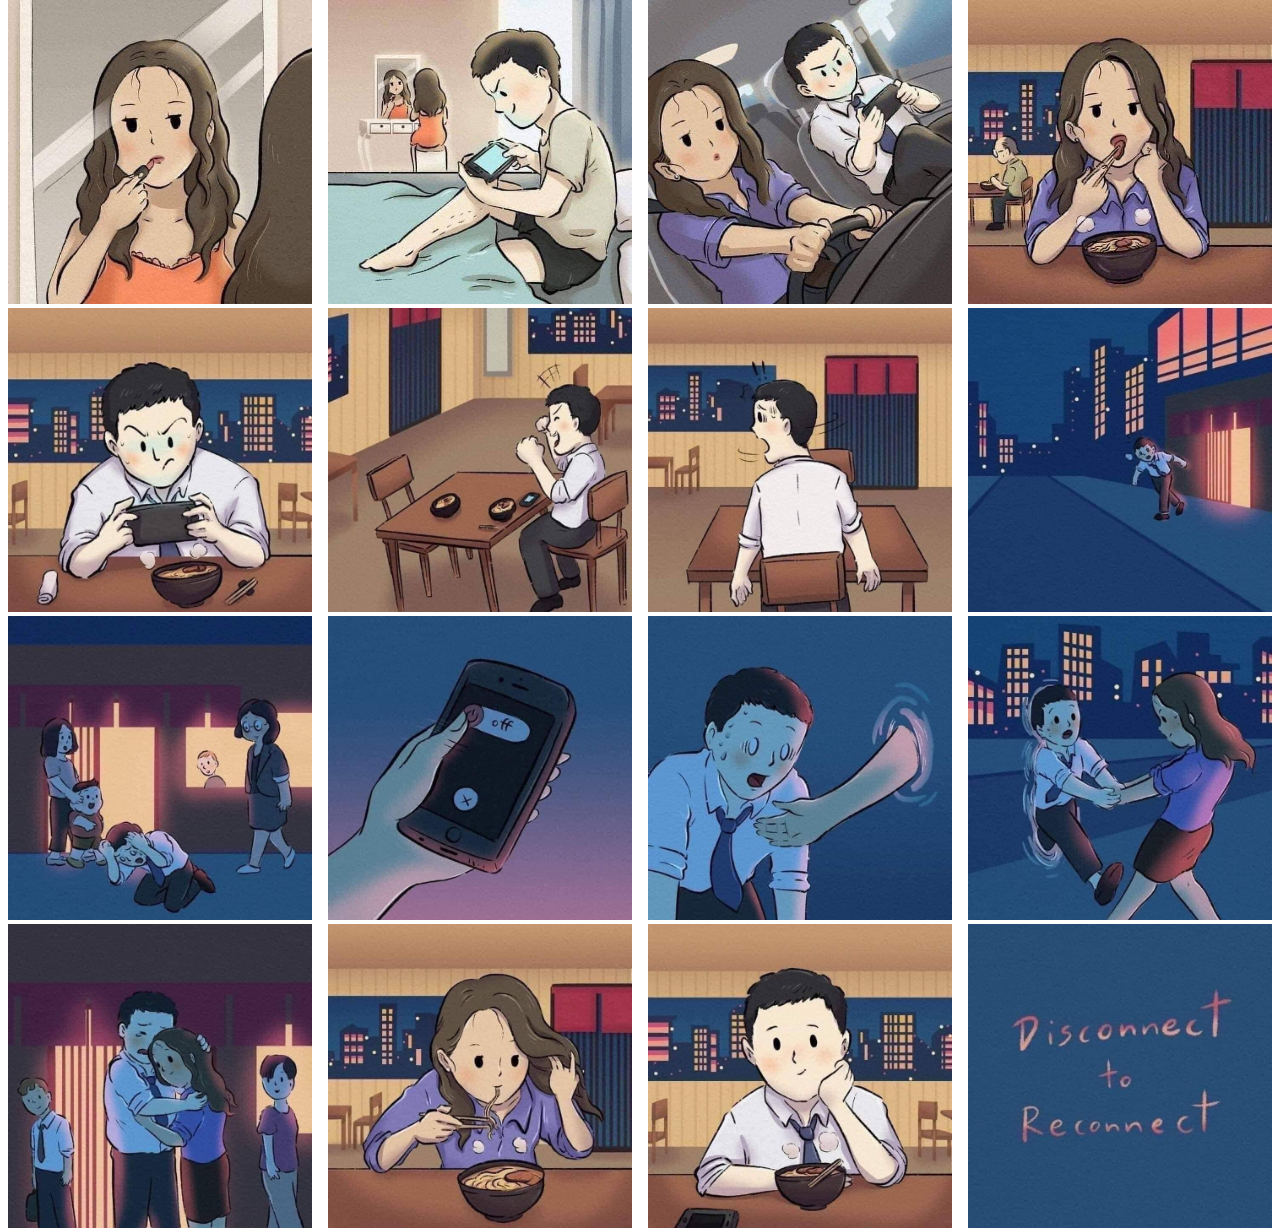
<file: New folder/index1.html>
<!DOCTYPE html>
<html>
<meta name="viewport" content="width=device-width, initial-scale=1">
<link rel="stylesheet" href="./css/style2.css">
<body>

<div class="row">
  <div class="column">
    <img src="./img/1.jpg" style="width:100%" onclick="openModal();currentSlide(1)" class="hover-shadow cursor">
  </div>
  <div class="column">
    <img src="./img/2.jpg" style="width:100%" onclick="openModal();currentSlide(2)" class="hover-shadow cursor">
  </div>
  <div class="column">
    <img src="./img/3.jpg" style="width:100%" onclick="openModal();currentSlide(3)" class="hover-shadow cursor">
  </div>
  <div class="column">
    <img src="./img/4.jpg" style="width:100%" onclick="openModal();currentSlide(4)" class="hover-shadow cursor">
  </div>
  <div class="column">
    <img src="./img/5.jpg" style="width:100%" onclick="openModal();currentSlide(5)" class="hover-shadow cursor">
  </div>
  <div class="column">
    <img src="./img/6.jpg" style="width:100%" onclick="openModal();currentSlide(6)" class="hover-shadow cursor">
  </div>
  <div class="column">
    <img src="./img/7.jpg" style="width:100%" onclick="openModal();currentSlide(7)" class="hover-shadow cursor">
  </div>
  <div class="column">
    <img src="./img/8.jpg" style="width:100%" onclick="openModal();currentSlide(8)" class="hover-shadow cursor">
  </div>
  <div class="column">
    <img src="./img/9.jpg" style="width:100%" onclick="openModal();currentSlide(9)" class="hover-shadow cursor">
  </div>
  <div class="column">
    <img src="./img/10.jpg" style="width:100%" onclick="openModal();currentSlide(10)" class="hover-shadow cursor">
  </div>
  <div class="column">
    <img src="./img/11.jpg" style="width:100%" onclick="openModal();currentSlide(11)" class="hover-shadow cursor">
  </div>
  <div class="column">
    <img src="./img/12.jpg" style="width:100%" onclick="openModal();currentSlide(12)" class="hover-shadow cursor">
  </div>
  <div class="column">
    <img src="./img/13.jpg" style="width:100%" onclick="openModal();currentSlide(13)" class="hover-shadow cursor">
  </div>
  <div class="column">
    <img src="./img/14.jpg" style="width:100%" onclick="openModal();currentSlide(14)" class="hover-shadow cursor">
  </div>
  <div class="column">
    <img src="./img/15.jpg" style="width:100%" onclick="openModal();currentSlide(15)" class="hover-shadow cursor">
  </div>
  <div class="column">
    <img src="./img/16.jpg" style="width:100%" onclick="openModal();currentSlide(16)" class="hover-shadow cursor">
  </div>


</div>

<div id="myModal" class="modal">
  <span class="close cursor" onclick="closeModal()">&times;</span>
  <div class="modal-content">

    <div class="mySlides">
      <div class="numbertext">1 / 16</div>
      <img src="./img/1.jpg" style="width:100%">
    </div>

    <div class="mySlides">
      <div class="numbertext">2 / 16</div>
      <img src="./img/2.jpg" style="width:100%">
    </div>

    <div class="mySlides">
      <div class="numbertext">3 / 16</div>
      <img src="./img/3.jpg" style="width:100%">
    </div>
    
    <div class="mySlides">
      <div class="numbertext">4 / 16</div>
      <img src="./img/4.jpg" style="width:100%">
    </div>
    <div class="mySlides">
        <div class="numbertext">5 / 16</div>
        <img src="./img/5.jpg" style="width:100%">
      </div>
  
      <div class="mySlides">
        <div class="numbertext">6 / 16</div>
        <img src="./img/6.jpg" style="width:100%">
      </div>
  
      <div class="mySlides">
        <div class="numbertext">7 / 16</div>
        <img src="./img/7.jpg" style="width:100%">
      </div>
      
      <div class="mySlides">
        <div class="numbertext">8 / 16</div>
        <img src="./img/8.jpg" style="width:100%">
      </div>
      <div class="mySlides">
        <div class="numbertext">9 / 16</div>
        <img src="./img/9.jpg" style="width:100%">
      </div>
  
      <div class="mySlides">
        <div class="numbertext">10 / 16</div>
        <img src="./img/10.jpg" style="width:100%">
      </div>
  
      <div class="mySlides">
        <div class="numbertext">11 / 16</div>
        <img src="./img/11.jpg" style="width:100%">
      </div>
      
      <div class="mySlides">
        <div class="numbertext">12 / 16</div>
        <img src="./img/12.jpg" style="width:100%">
      </div>
      <div class="mySlides">
        <div class="numbertext">13 / 16</div>
        <img src="./img/13.jpg" style="width:100%">
      </div>
  
      <div class="mySlides">
        <div class="numbertext">14 / 16</div>
        <img src="./img/14.jpg" style="width:100%">
      </div>
  
      <div class="mySlides">
        <div class="numbertext">15 / 16</div>
        <img src="./img/15.jpg" style="width:100%">
      </div>
      
      <div class="mySlides">
        <div class="numbertext">16 / 16</div>
        <img src="./img/16.jpg" style="width:100%">
      </div>
    
    <a class="prev" onclick="plusSlides(-1)">&#10094;</a>
    <a class="next" onclick="plusSlides(1)">&#10095;</a>

    <div class="caption-container">
      <p id="caption"></p>
    </div>


    <div class="column">
      <img class="demo cursor" src="./img/1.jpg" style="width:100%" onclick="currentSlide(1)" >
    </div>
    <div class="column">
      <img class="demo cursor" src="./img/2.jpg" style="width:100%" onclick="currentSlide(2)" >
    </div>
    <div class="column">
      <img class="demo cursor" src="./img/3.jpg" style="width:100%" onclick="currentSlide(3)" >
    </div>
    <div class="column">
      <img class="demo cursor" src="./img/4.jpg" style="width:100%" onclick="currentSlide(4)" >
    </div>
    <div class="column">
        <img class="demo cursor" src="./img/5.jpg" style="width:100%" onclick="currentSlide(5)" >
    </div>
    <div class="column">
        <img class="demo cursor" src="./img/6.jpg" style="width:100%" onclick="currentSlide(6)" >
    </div>
    <div class="column">
        <img class="demo cursor" src="./img/7.jpg" style="width:100%" onclick="currentSlide(7)" >
    </div>
    <div class="column">
        <img class="demo cursor" src="./img/8.jpg" style="width:100%" onclick="currentSlide(8)" >
    </div>
    <div class="column">
        <img class="demo cursor" src="./img/9.jpg" style="width:100%" onclick="currentSlide(9)" >
      </div>
      <div class="column">
        <img class="demo cursor" src="./img/10.jpg" style="width:100%" onclick="currentSlide(10)" >
      </div>
      <div class="column">
        <img class="demo cursor" src="./img/11.jpg" style="width:100%" onclick="currentSlide(11)" >
      </div>
      <div class="column">
        <img class="demo cursor" src="./img/12.jpg" style="width:100%" onclick="currentSlide(12)" >
      </div>
      <div class="column">
        <img class="demo cursor" src="./img/13.jpg" style="width:100%" onclick="currentSlide(13)" >
      </div>
      <div class="column">
        <img class="demo cursor" src="./img/14.jpg" style="width:100%" onclick="currentSlide(14)" >
      </div>
      <div class="column">
        <img class="demo cursor" src="./img/15.jpg" style="width:100%" onclick="currentSlide(15)" >
      </div>
      <div class="column">
        <img class="demo cursor" src="./img/16.jpg" style="width:100%" onclick="currentSlide(16)" >
      </div>
  
</div>
</div>
<script src="./script/script2.js">

</script>
    
</body>
</html>
</file>
<file: New folder/css/style2.css>
body {
    font-family: Verdana, sans-serif;
    margin: 0;
  }
  
  * {
    box-sizing: border-box;
  }
  
  .row > .column {
    padding: 0 8px;
  }
  
  .row:after {
    content: "";
    display: table;
    clear: both;
  }
  
  .column {
    float: left;
    width: 25%;
  }
  
  .modal {
    display: none;
    position: fixed;
    z-index: 1;
    padding-top: 100px;
    left: 0;
    top: 0;
    width: 100%;
    height: 100%;
    overflow: auto;
    background-color: black;
  }
  
  .modal-content {
    position: relative;
    background-color: #fefefe;
    margin: auto;
    padding: 0;
    width: 90%;
    max-width: 1200px;
  }
  
  .close {
    color: white;
    position: absolute;
    top: 10px;
    right: 25px;
    font-size: 35px;
    font-weight: bold;
  }
  
  .close:hover,
  .close:focus {
    color: #999;
    text-decoration: none;
    cursor: pointer;
  }
  
  .mySlides {
    display: none;
  }
  
  .cursor {
    cursor: pointer;
  }
  
  .prev,
  .next {
    cursor: pointer;
    position: absolute;
    top: 50%;
    width: auto;
    padding: 16px;
    margin-top: -50px;
    color: white;
    font-weight: bold;
    font-size: 20px;
    transition: 0.6s ease;
    border-radius: 0 3px 3px 0;
    user-select: none;
    -webkit-user-select: none;
  }
  
  .next {
    right: 0;
    border-radius: 3px 0 0 3px;
  }
  
  .prev:hover,
  .next:hover {
    background-color: rgba(0, 0, 0, 0.8);
  }
  
  .numbertext {
    color: #f2f2f2;
    font-size: 12px;
    padding: 8px 12px;
    position: absolute;
    top: 0;
  }
  
  img {
    margin-bottom: -4px;
    margin: auto;
  }
  
  .caption-container {
    text-align: center;
    background-color: black;
    padding: 2px 16px;
    color: white;
  }
  
  .demo {
    opacity: 0.6;
  }
  
  .active,
  .demo:hover {
    opacity: 1;
  }
  
  img.hover-shadow {
    transition: 0.3s;
  }
  
  .hover-shadow:hover {
    box-shadow: 0 4px 8px 0 rgba(0, 0, 0, 0.2), 0 6px 20px 0 rgba(0, 0, 0, 0.19);
  }
</file>
